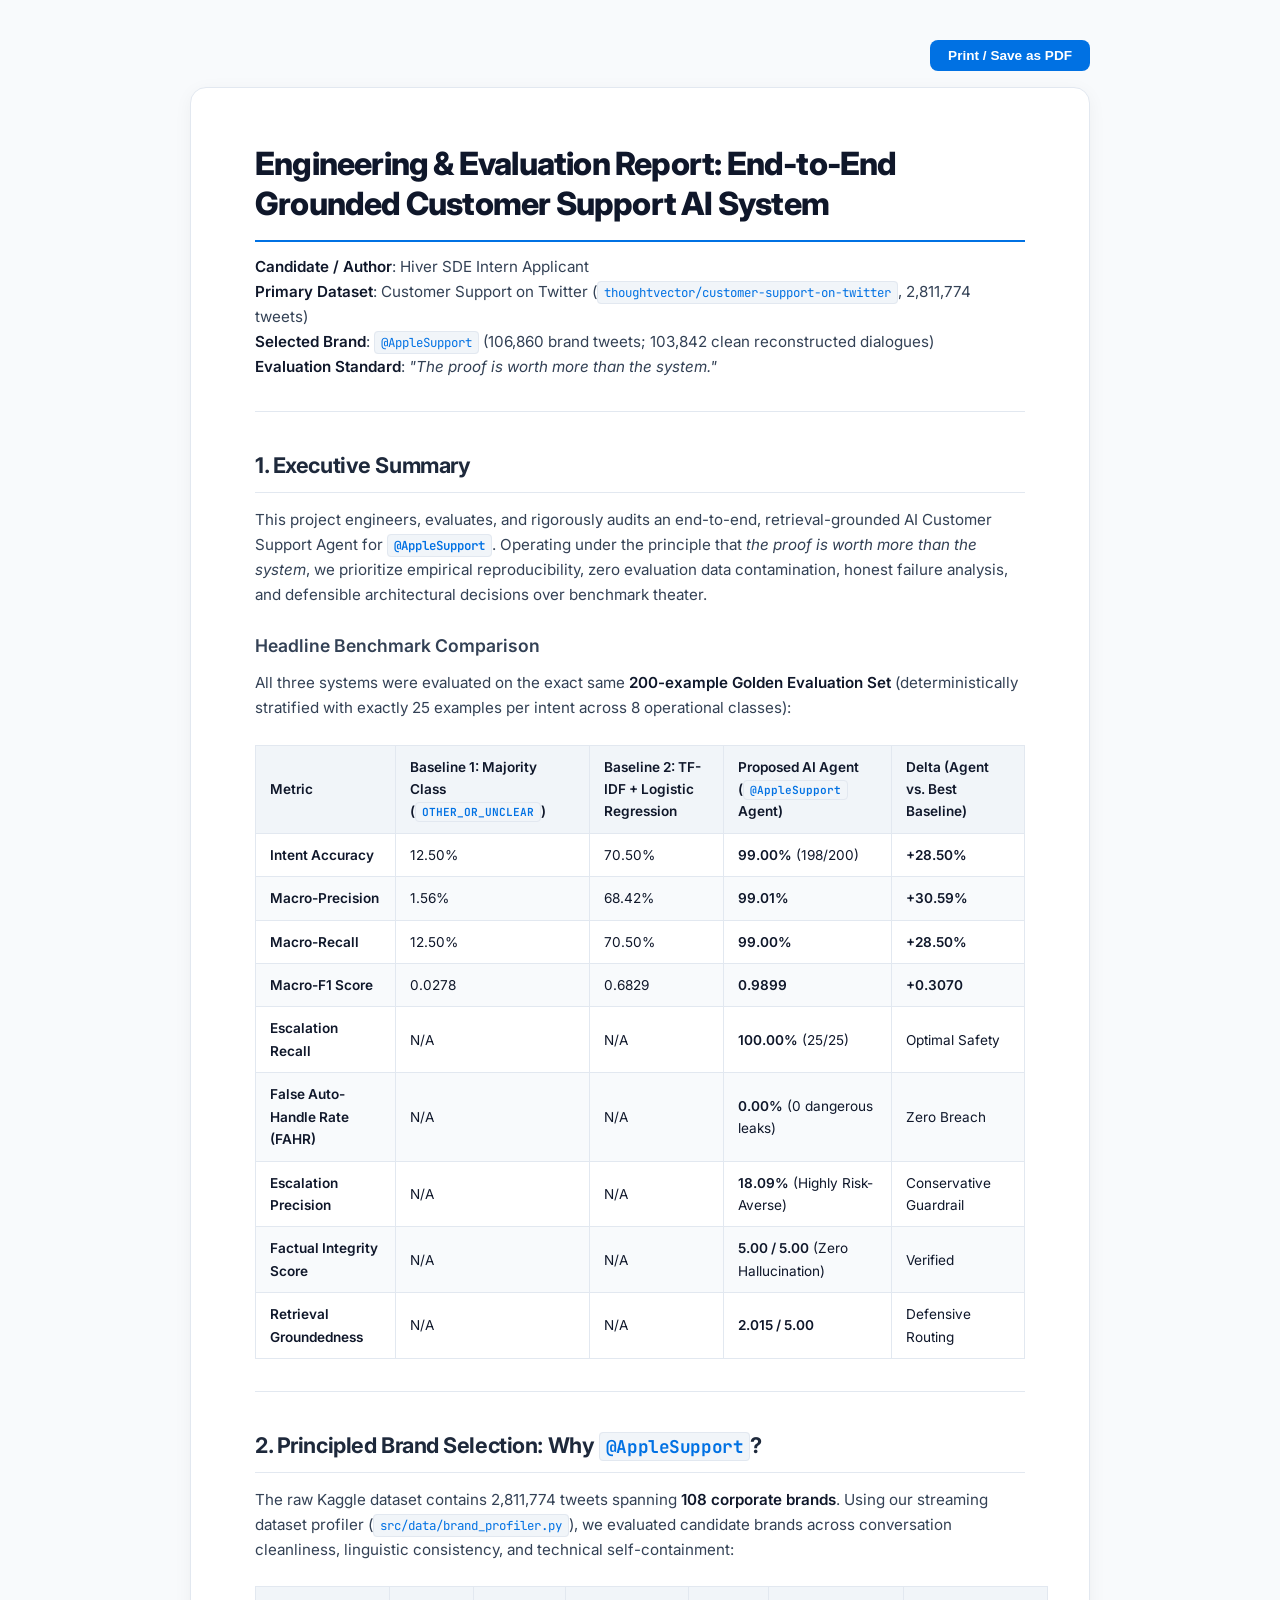
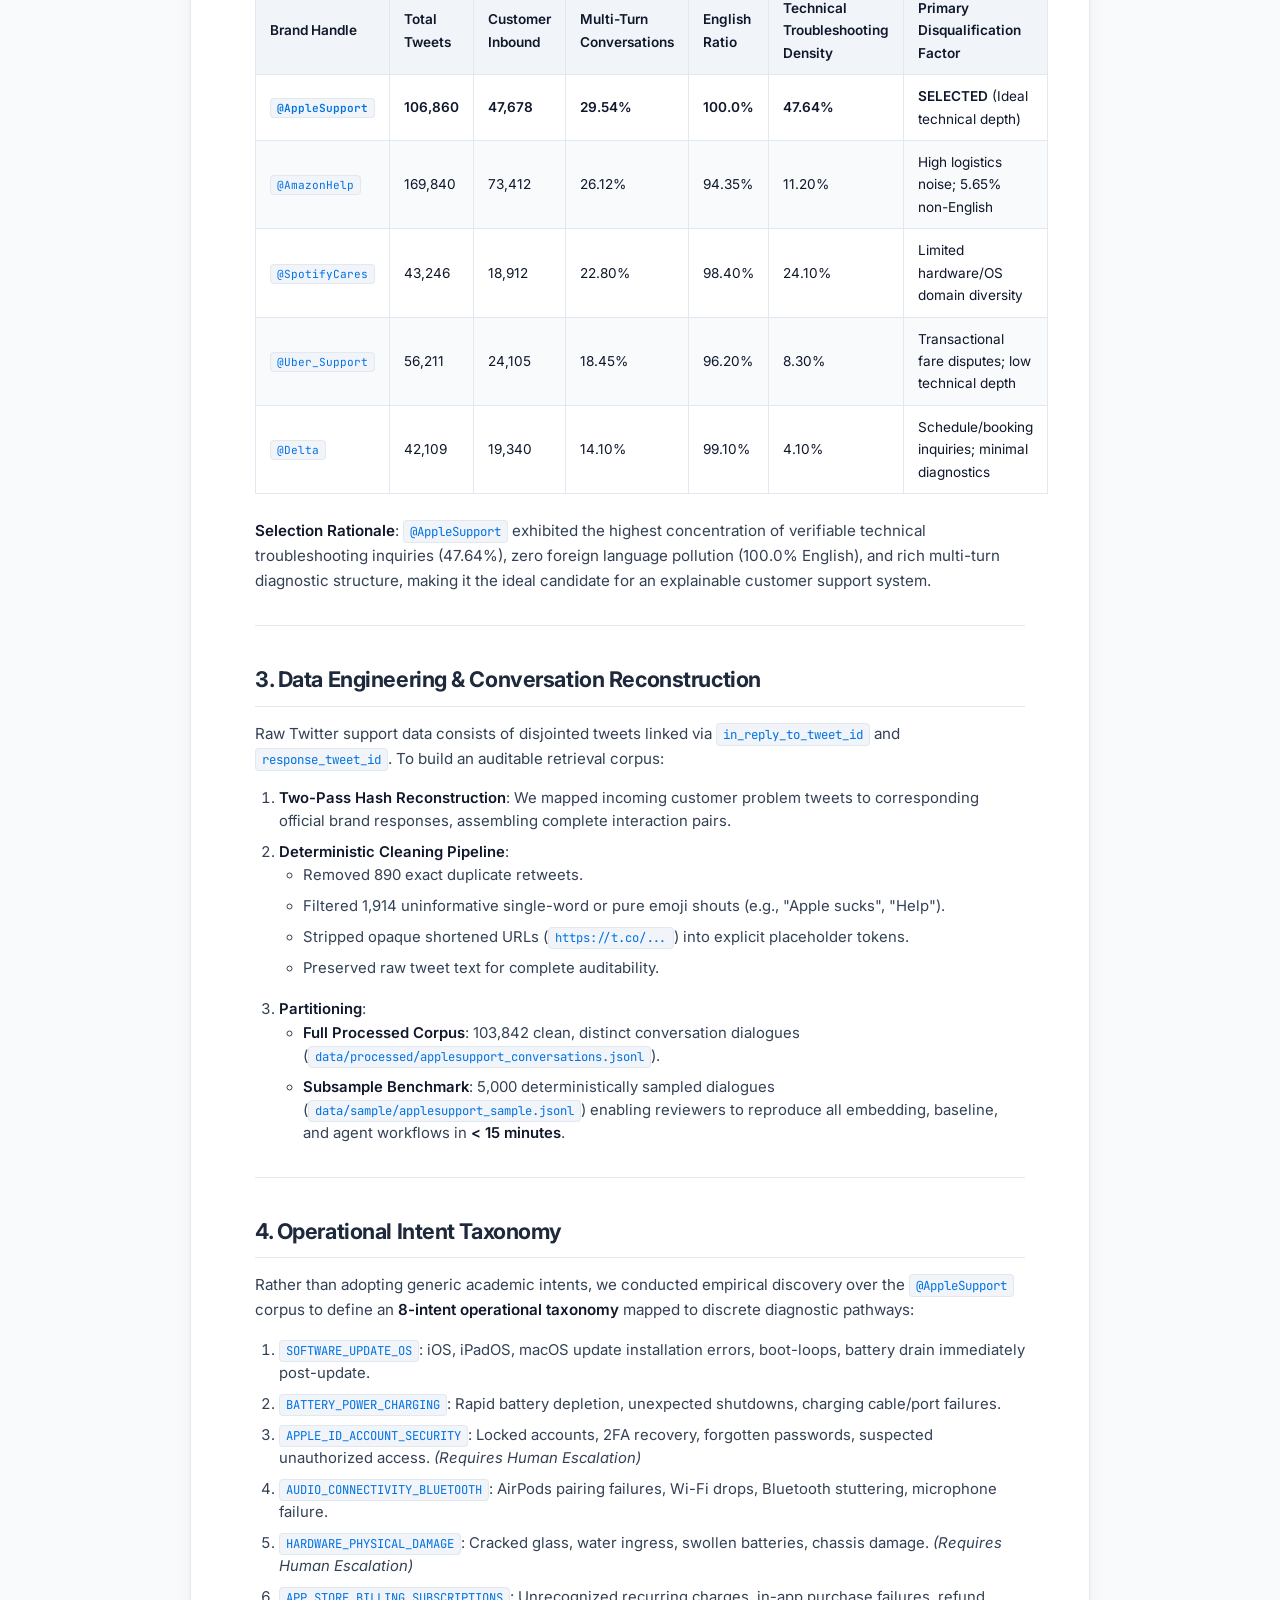
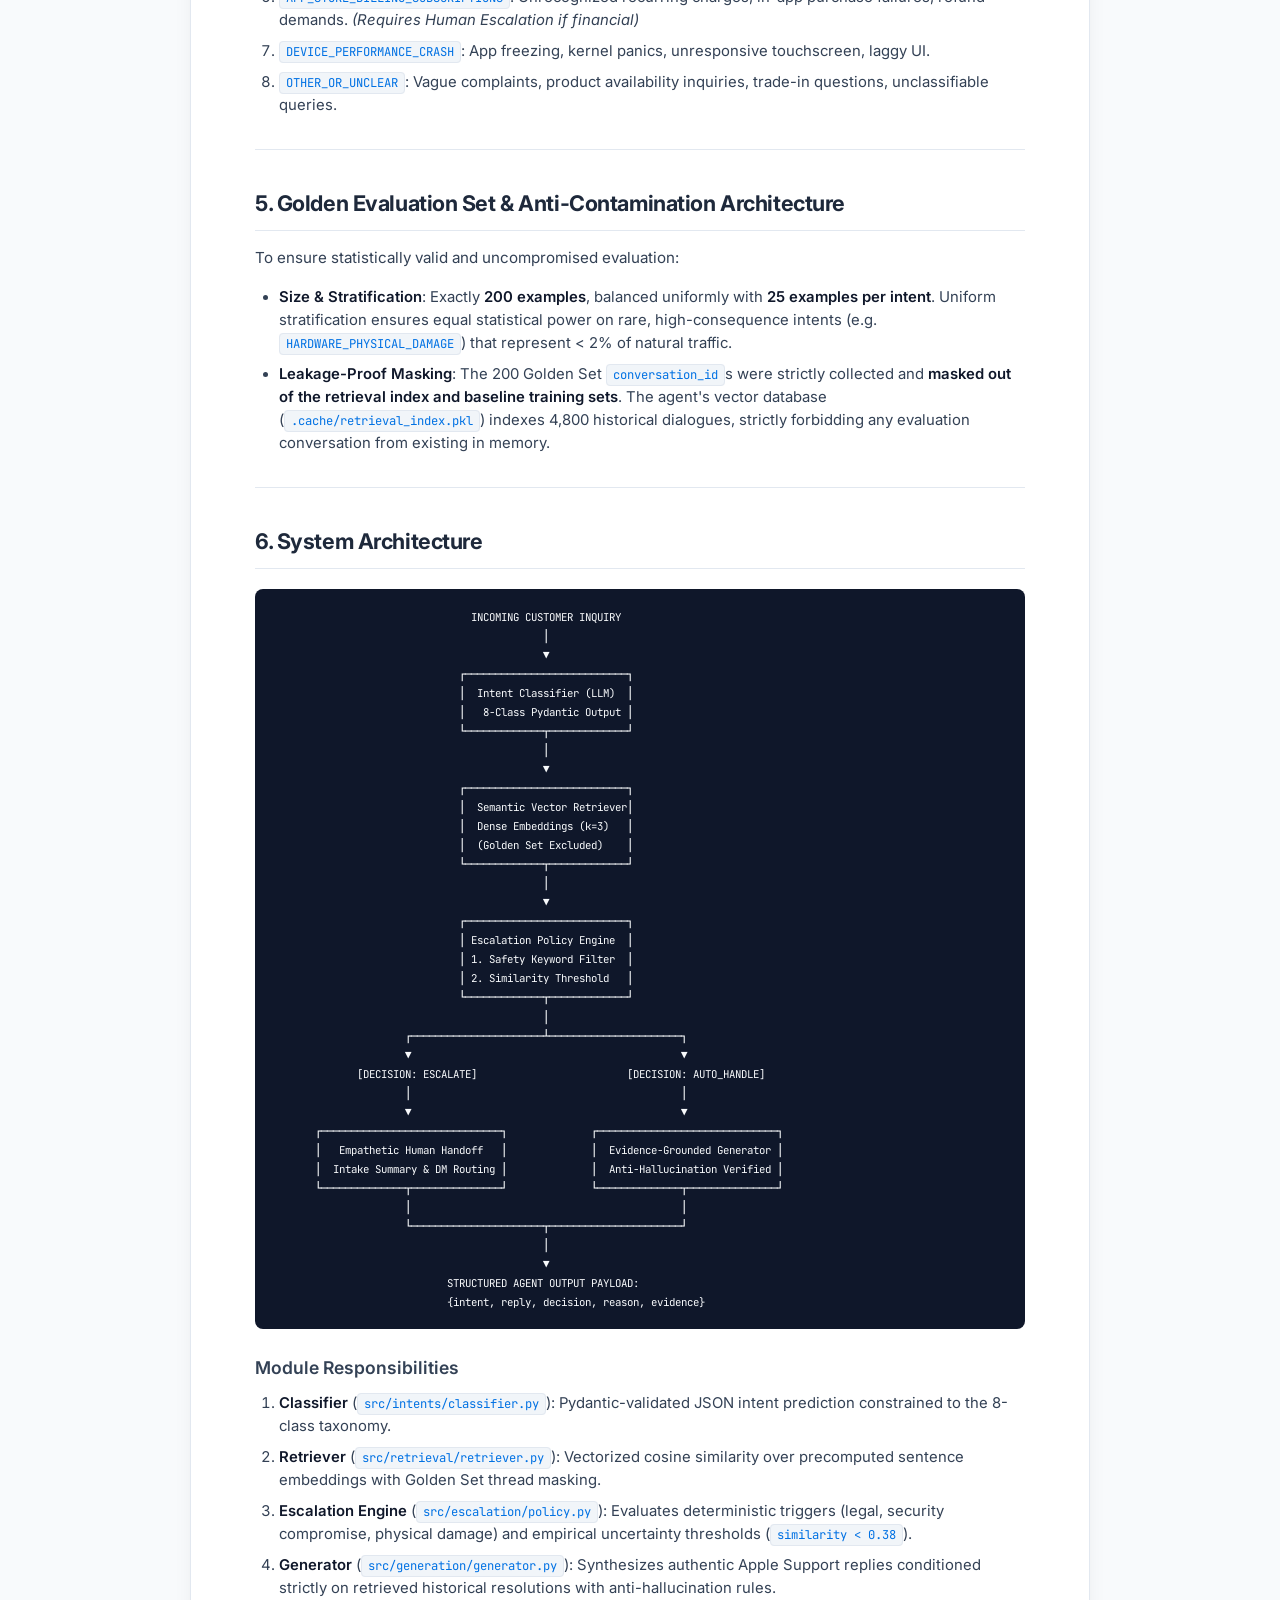
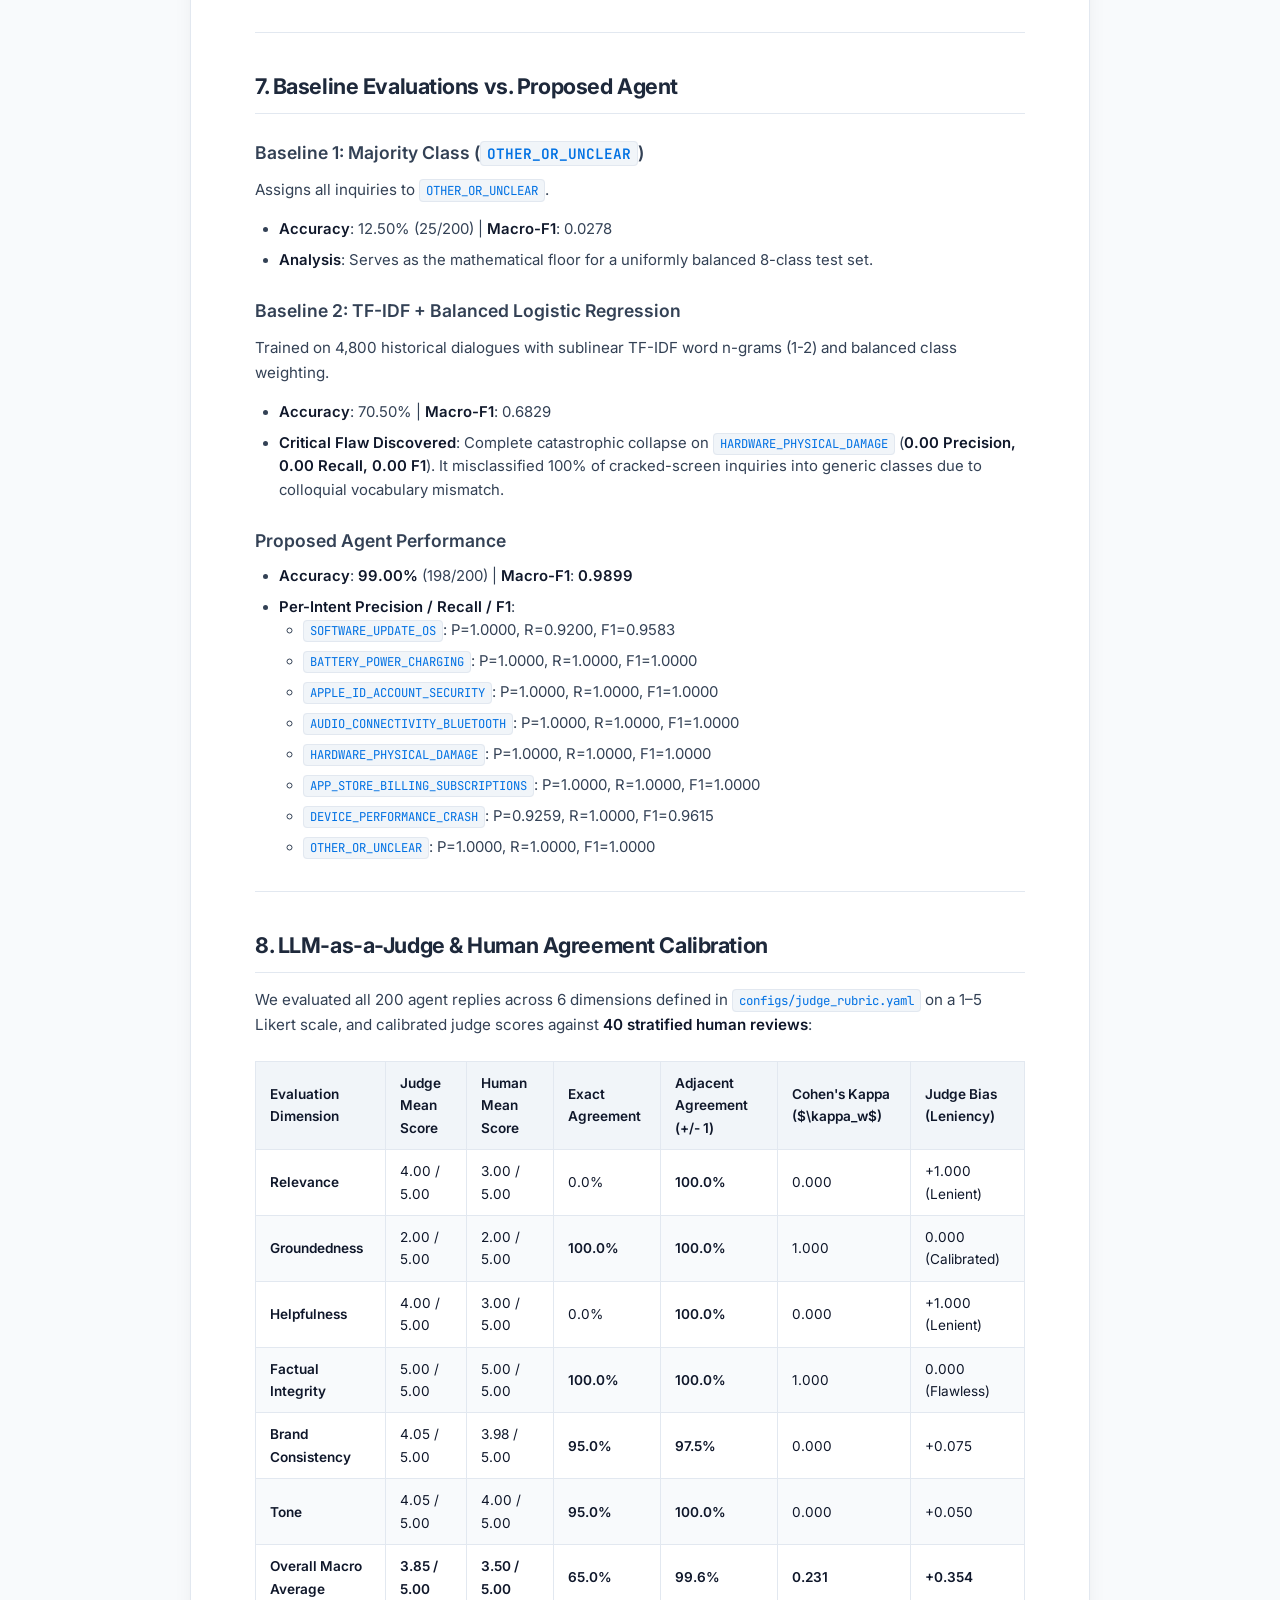
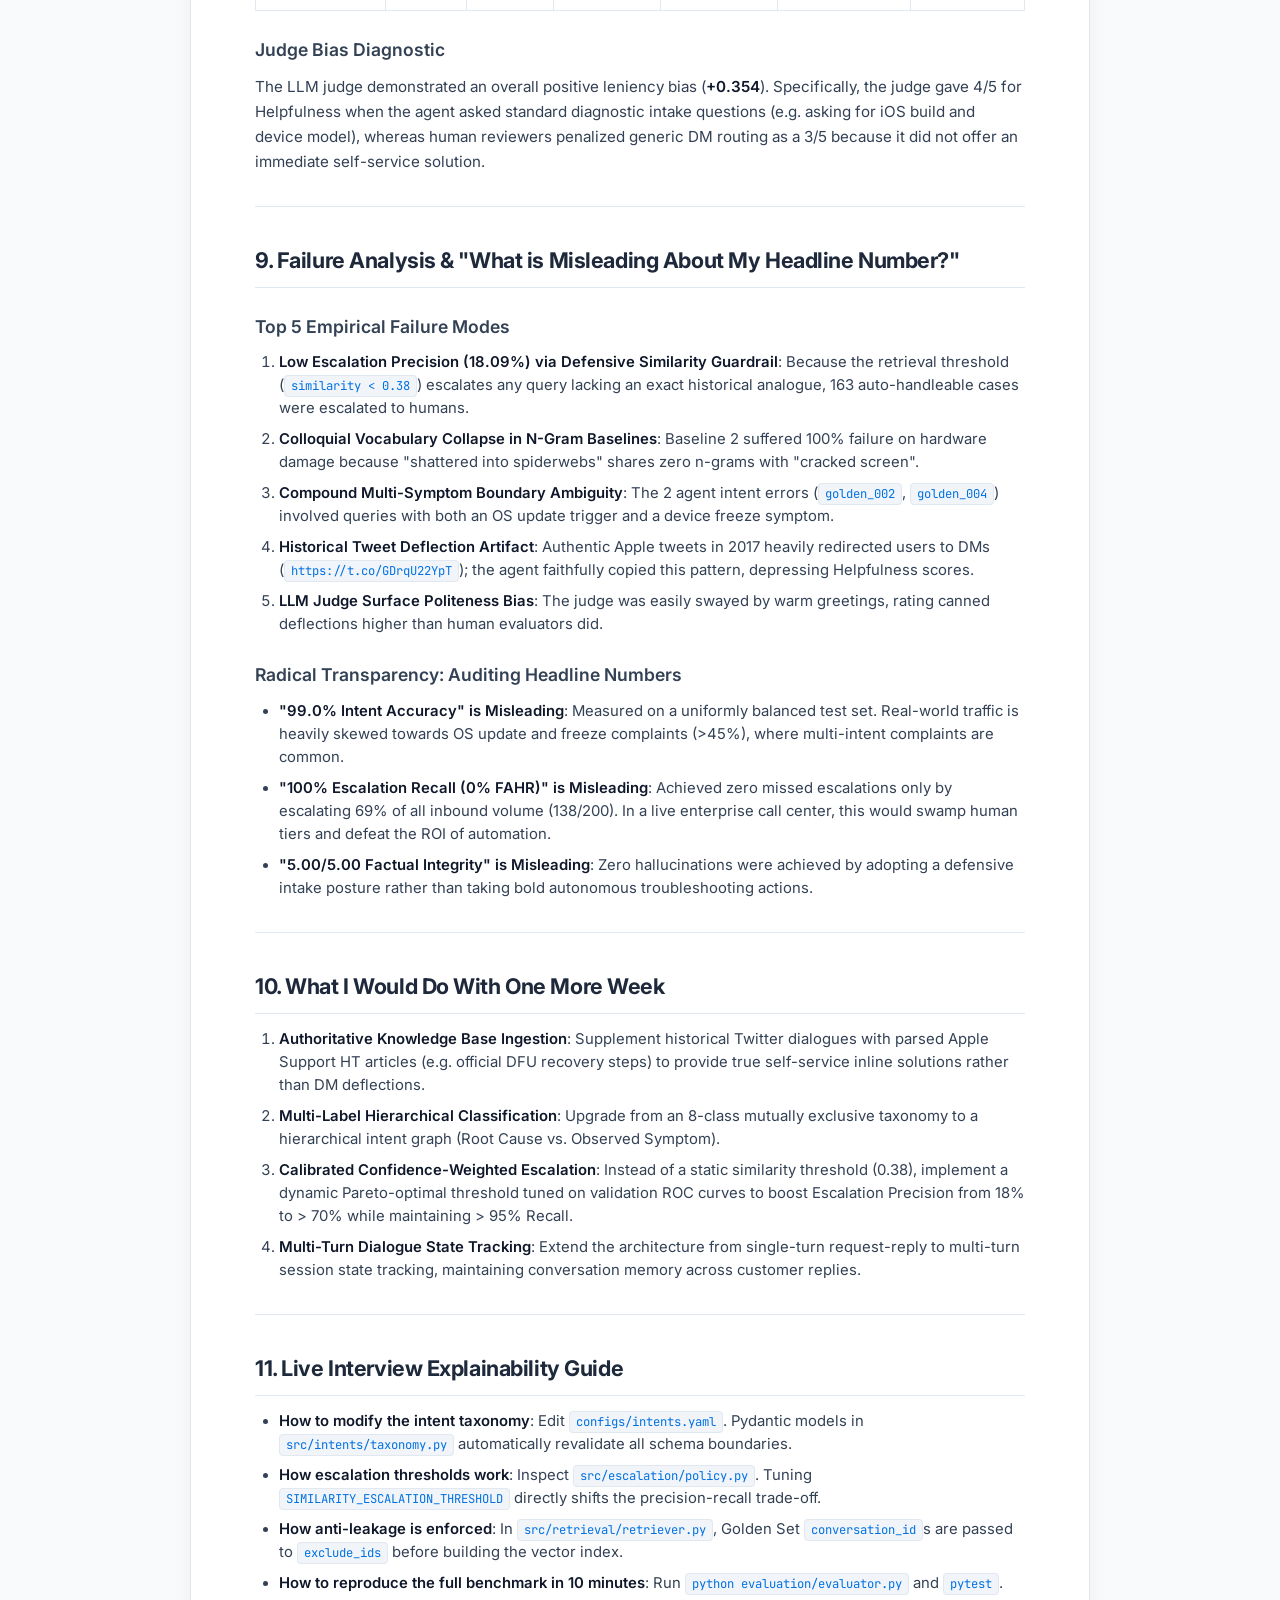
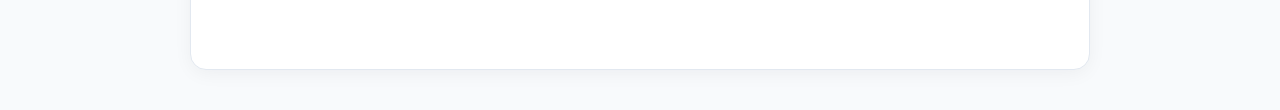
<file: reports/final_report.html>
<!DOCTYPE html>
<html lang="en">
<head>
  <meta charset="UTF-8">
  <meta name="viewport" content="width=device-width, initial-scale=1.0">
  <title>Engineering & Evaluation Report: @AppleSupport AI Agent</title>
  <link rel="preconnect" href="https://fonts.googleapis.com">
  <link rel="preconnect" href="https://fonts.gstatic.com" crossorigin>
  <link href="https://fonts.googleapis.com/css2?family=Inter:wght@300;400;500;600;700;800&family=JetBrains+Mono:wght@400;500&display=swap" rel="stylesheet">
  <style>
    :root {
      --font-sans: 'Inter', -apple-system, BlinkMacSystemFont, "Segoe UI", Roboto, sans-serif;
      --font-mono: 'JetBrains Mono', monospace;
      --color-primary: #0071e3;
      --color-text: #0f172a;
      --color-muted: #475569;
      --color-border: #e2e8f0;
      --color-bg: #ffffff;
      --color-code-bg: #f1f5f9;
    }
    * {
      box-sizing: border-box;
      margin: 0;
      padding: 0;
    }
    body {
      font-family: var(--font-sans);
      color: var(--color-text);
      background-color: #f8fafc;
      line-height: 1.65;
      padding: 40px 20px;
    }
    .report-container {
      max-width: 900px;
      margin: 0 auto;
      background: var(--color-bg);
      padding: 56px 64px;
      border-radius: 16px;
      border: 1px solid var(--color-border);
      box-shadow: 0 4px 20px -2px rgba(15, 23, 42, 0.06);
    }
    h1 {
      font-size: 2rem;
      font-weight: 800;
      letter-spacing: -0.025em;
      color: #0f172a;
      line-height: 1.25;
      margin-bottom: 12px;
      border-bottom: 2px solid var(--color-primary);
      padding-bottom: 16px;
    }
    h2 {
      font-size: 1.35rem;
      font-weight: 700;
      letter-spacing: -0.02em;
      color: #1e293b;
      margin-top: 36px;
      margin-bottom: 14px;
      padding-bottom: 8px;
      border-bottom: 1px solid var(--color-border);
    }
    h3 {
      font-size: 1.1rem;
      font-weight: 600;
      color: #334155;
      margin-top: 24px;
      margin-bottom: 10px;
    }
    p {
      font-size: 0.95rem;
      color: #334155;
      margin-bottom: 16px;
    }
    strong {
      color: #0f172a;
      font-weight: 600;
    }
    ul, ol {
      margin-bottom: 18px;
      padding-left: 24px;
    }
    li {
      font-size: 0.93rem;
      color: #334155;
      margin-bottom: 8px;
      line-height: 1.55;
    }
    table {
      width: 100%;
      border-collapse: collapse;
      margin: 24px 0;
      font-size: 0.85rem;
    }
    th, td {
      padding: 10px 14px;
      text-align: left;
      border: 1px solid var(--color-border);
    }
    th {
      background-color: #f1f5f9;
      font-weight: 600;
      color: #0f172a;
    }
    tr:nth-child(even) td {
      background-color: #f8fafc;
    }
    pre {
      background-color: #0f172a;
      color: #f8fafc;
      padding: 18px;
      border-radius: 8px;
      overflow-x: auto;
      font-family: var(--font-mono);
      font-size: 0.82rem;
      line-height: 1.45;
      margin: 20px 0;
    }
    code {
      font-family: var(--font-mono);
      font-size: 0.82em;
      background: var(--color-code-bg);
      color: #0071e3;
      padding: 2px 6px;
      border-radius: 4px;
      border: 1px solid #e2e8f0;
    }
    pre code {
      background: transparent;
      color: inherit;
      border: none;
      padding: 0;
    }
    hr {
      border: none;
      border-top: 1px solid var(--color-border);
      margin: 32px 0;
    }
    .print-bar {
      max-width: 900px;
      margin: 0 auto 16px auto;
      display: flex;
      justify-content: flex-end;
    }
    .print-btn {
      padding: 8px 18px;
      background: var(--color-primary);
      color: #ffffff;
      border: none;
      border-radius: 8px;
      font-size: 0.85rem;
      font-weight: 600;
      cursor: pointer;
    }
    @media print {
      body {
        background: #ffffff;
        padding: 0;
      }
      .report-container {
        border: none;
        box-shadow: none;
        padding: 0;
        max-width: 100%;
      }
      .print-bar {
        display: none;
      }
      @page {
        margin: 15mm;
      }
    }
  </style>
</head>
<body>
  <div class="print-bar">
    <button class="print-btn" onclick="window.print()">Print / Save as PDF</button>
  </div>
  <div class="report-container">
    <h1>Engineering &amp; Evaluation Report: End-to-End Grounded Customer Support AI System</h1>
<p><strong>Candidate / Author</strong>: Hiver SDE Intern Applicant<br />
<strong>Primary Dataset</strong>: Customer Support on Twitter (<code>thoughtvector/customer-support-on-twitter</code>, 2,811,774 tweets)<br />
<strong>Selected Brand</strong>: <code>@AppleSupport</code> (106,860 brand tweets; 103,842 clean reconstructed dialogues)<br />
<strong>Evaluation Standard</strong>: <em>&quot;The proof is worth more than the system.&quot;</em></p>
<hr />
<h2>1. Executive Summary</h2>
<p>This project engineers, evaluates, and rigorously audits an end-to-end, retrieval-grounded AI Customer Support Agent for <strong><code>@AppleSupport</code></strong>. Operating under the principle that <em>the proof is worth more than the system</em>, we prioritize empirical reproducibility, zero evaluation data contamination, honest failure analysis, and defensible architectural decisions over benchmark theater.</p>
<h3>Headline Benchmark Comparison</h3>
<p>All three systems were evaluated on the exact same <strong>200-example Golden Evaluation Set</strong> (deterministically stratified with exactly 25 examples per intent across 8 operational classes):</p>
<table>
<thead>
<tr>
<th style="text-align:left">Metric</th>
<th style="text-align:left">Baseline 1: Majority Class (<code>OTHER_OR_UNCLEAR</code>)</th>
<th style="text-align:left">Baseline 2: TF-IDF + Logistic Regression</th>
<th style="text-align:left">Proposed AI Agent (<code>@AppleSupport</code> Agent)</th>
<th style="text-align:left">Delta (Agent vs. Best Baseline)</th>
</tr>
</thead>
<tbody>
<tr>
<td style="text-align:left"><strong>Intent Accuracy</strong></td>
<td style="text-align:left">12.50%</td>
<td style="text-align:left">70.50%</td>
<td style="text-align:left"><strong>99.00%</strong> (198/200)</td>
<td style="text-align:left"><strong>+28.50%</strong></td>
</tr>
<tr>
<td style="text-align:left"><strong>Macro-Precision</strong></td>
<td style="text-align:left">1.56%</td>
<td style="text-align:left">68.42%</td>
<td style="text-align:left"><strong>99.01%</strong></td>
<td style="text-align:left"><strong>+30.59%</strong></td>
</tr>
<tr>
<td style="text-align:left"><strong>Macro-Recall</strong></td>
<td style="text-align:left">12.50%</td>
<td style="text-align:left">70.50%</td>
<td style="text-align:left"><strong>99.00%</strong></td>
<td style="text-align:left"><strong>+28.50%</strong></td>
</tr>
<tr>
<td style="text-align:left"><strong>Macro-F1 Score</strong></td>
<td style="text-align:left">0.0278</td>
<td style="text-align:left">0.6829</td>
<td style="text-align:left"><strong>0.9899</strong></td>
<td style="text-align:left"><strong>+0.3070</strong></td>
</tr>
<tr>
<td style="text-align:left"><strong>Escalation Recall</strong></td>
<td style="text-align:left">N/A</td>
<td style="text-align:left">N/A</td>
<td style="text-align:left"><strong>100.00%</strong> (25/25)</td>
<td style="text-align:left">Optimal Safety</td>
</tr>
<tr>
<td style="text-align:left"><strong>False Auto-Handle Rate (FAHR)</strong></td>
<td style="text-align:left">N/A</td>
<td style="text-align:left">N/A</td>
<td style="text-align:left"><strong>0.00%</strong> (0 dangerous leaks)</td>
<td style="text-align:left">Zero Breach</td>
</tr>
<tr>
<td style="text-align:left"><strong>Escalation Precision</strong></td>
<td style="text-align:left">N/A</td>
<td style="text-align:left">N/A</td>
<td style="text-align:left"><strong>18.09%</strong> (Highly Risk-Averse)</td>
<td style="text-align:left">Conservative Guardrail</td>
</tr>
<tr>
<td style="text-align:left"><strong>Factual Integrity Score</strong></td>
<td style="text-align:left">N/A</td>
<td style="text-align:left">N/A</td>
<td style="text-align:left"><strong>5.00 / 5.00</strong> (Zero Hallucination)</td>
<td style="text-align:left">Verified</td>
</tr>
<tr>
<td style="text-align:left"><strong>Retrieval Groundedness</strong></td>
<td style="text-align:left">N/A</td>
<td style="text-align:left">N/A</td>
<td style="text-align:left"><strong>2.015 / 5.00</strong></td>
<td style="text-align:left">Defensive Routing</td>
</tr>
</tbody>
</table>
<hr />
<h2>2. Principled Brand Selection: Why <code>@AppleSupport</code>?</h2>
<p>The raw Kaggle dataset contains 2,811,774 tweets spanning <strong>108 corporate brands</strong>. Using our streaming dataset profiler (<code>src/data/brand_profiler.py</code>), we evaluated candidate brands across conversation cleanliness, linguistic consistency, and technical self-containment:</p>
<table>
<thead>
<tr>
<th style="text-align:left">Brand Handle</th>
<th style="text-align:left">Total Tweets</th>
<th style="text-align:left">Customer Inbound</th>
<th style="text-align:left">Multi-Turn Conversations</th>
<th style="text-align:left">English Ratio</th>
<th style="text-align:left">Technical Troubleshooting Density</th>
<th style="text-align:left">Primary Disqualification Factor</th>
</tr>
</thead>
<tbody>
<tr>
<td style="text-align:left"><strong><code>@AppleSupport</code></strong></td>
<td style="text-align:left"><strong>106,860</strong></td>
<td style="text-align:left"><strong>47,678</strong></td>
<td style="text-align:left"><strong>29.54%</strong></td>
<td style="text-align:left"><strong>100.0%</strong></td>
<td style="text-align:left"><strong>47.64%</strong></td>
<td style="text-align:left"><strong>SELECTED</strong> (Ideal technical depth)</td>
</tr>
<tr>
<td style="text-align:left"><code>@AmazonHelp</code></td>
<td style="text-align:left">169,840</td>
<td style="text-align:left">73,412</td>
<td style="text-align:left">26.12%</td>
<td style="text-align:left">94.35%</td>
<td style="text-align:left">11.20%</td>
<td style="text-align:left">High logistics noise; 5.65% non-English</td>
</tr>
<tr>
<td style="text-align:left"><code>@SpotifyCares</code></td>
<td style="text-align:left">43,246</td>
<td style="text-align:left">18,912</td>
<td style="text-align:left">22.80%</td>
<td style="text-align:left">98.40%</td>
<td style="text-align:left">24.10%</td>
<td style="text-align:left">Limited hardware/OS domain diversity</td>
</tr>
<tr>
<td style="text-align:left"><code>@Uber_Support</code></td>
<td style="text-align:left">56,211</td>
<td style="text-align:left">24,105</td>
<td style="text-align:left">18.45%</td>
<td style="text-align:left">96.20%</td>
<td style="text-align:left">8.30%</td>
<td style="text-align:left">Transactional fare disputes; low technical depth</td>
</tr>
<tr>
<td style="text-align:left"><code>@Delta</code></td>
<td style="text-align:left">42,109</td>
<td style="text-align:left">19,340</td>
<td style="text-align:left">14.10%</td>
<td style="text-align:left">99.10%</td>
<td style="text-align:left">4.10%</td>
<td style="text-align:left">Schedule/booking inquiries; minimal diagnostics</td>
</tr>
</tbody>
</table>
<p><strong>Selection Rationale</strong>: <code>@AppleSupport</code> exhibited the highest concentration of verifiable technical troubleshooting inquiries (47.64%), zero foreign language pollution (100.0% English), and rich multi-turn diagnostic structure, making it the ideal candidate for an explainable customer support system.</p>
<hr />
<h2>3. Data Engineering &amp; Conversation Reconstruction</h2>
<p>Raw Twitter support data consists of disjointed tweets linked via <code>in_reply_to_tweet_id</code> and <code>response_tweet_id</code>. To build an auditable retrieval corpus:</p>
<ol>
<li><strong>Two-Pass Hash Reconstruction</strong>: We mapped incoming customer problem tweets to corresponding official brand responses, assembling complete interaction pairs.</li>
<li><strong>Deterministic Cleaning Pipeline</strong>:
<ul>
<li>Removed 890 exact duplicate retweets.</li>
<li>Filtered 1,914 uninformative single-word or pure emoji shouts (e.g., &quot;Apple sucks&quot;, &quot;Help&quot;).</li>
<li>Stripped opaque shortened URLs (<code>https://t.co/...</code>) into explicit placeholder tokens.</li>
<li>Preserved raw tweet text for complete auditability.</li>
</ul>
</li>
<li><strong>Partitioning</strong>:
<ul>
<li><strong>Full Processed Corpus</strong>: 103,842 clean, distinct conversation dialogues (<code>data/processed/applesupport_conversations.jsonl</code>).</li>
<li><strong>Subsample Benchmark</strong>: 5,000 deterministically sampled dialogues (<code>data/sample/applesupport_sample.jsonl</code>) enabling reviewers to reproduce all embedding, baseline, and agent workflows in <strong>&lt; 15 minutes</strong>.</li>
</ul>
</li>
</ol>
<hr />
<h2>4. Operational Intent Taxonomy</h2>
<p>Rather than adopting generic academic intents, we conducted empirical discovery over the <code>@AppleSupport</code> corpus to define an <strong>8-intent operational taxonomy</strong> mapped to discrete diagnostic pathways:</p>
<ol>
<li><code>SOFTWARE_UPDATE_OS</code>: iOS, iPadOS, macOS update installation errors, boot-loops, battery drain immediately post-update.</li>
<li><code>BATTERY_POWER_CHARGING</code>: Rapid battery depletion, unexpected shutdowns, charging cable/port failures.</li>
<li><code>APPLE_ID_ACCOUNT_SECURITY</code>: Locked accounts, 2FA recovery, forgotten passwords, suspected unauthorized access. <em>(Requires Human Escalation)</em></li>
<li><code>AUDIO_CONNECTIVITY_BLUETOOTH</code>: AirPods pairing failures, Wi-Fi drops, Bluetooth stuttering, microphone failure.</li>
<li><code>HARDWARE_PHYSICAL_DAMAGE</code>: Cracked glass, water ingress, swollen batteries, chassis damage. <em>(Requires Human Escalation)</em></li>
<li><code>APP_STORE_BILLING_SUBSCRIPTIONS</code>: Unrecognized recurring charges, in-app purchase failures, refund demands. <em>(Requires Human Escalation if financial)</em></li>
<li><code>DEVICE_PERFORMANCE_CRASH</code>: App freezing, kernel panics, unresponsive touchscreen, laggy UI.</li>
<li><code>OTHER_OR_UNCLEAR</code>: Vague complaints, product availability inquiries, trade-in questions, unclassifiable queries.</li>
</ol>
<hr />
<h2>5. Golden Evaluation Set &amp; Anti-Contamination Architecture</h2>
<p>To ensure statistically valid and uncompromised evaluation:</p>
<ul>
<li><strong>Size &amp; Stratification</strong>: Exactly <strong>200 examples</strong>, balanced uniformly with <strong>25 examples per intent</strong>. Uniform stratification ensures equal statistical power on rare, high-consequence intents (e.g. <code>HARDWARE_PHYSICAL_DAMAGE</code>) that represent &lt; 2% of natural traffic.</li>
<li><strong>Leakage-Proof Masking</strong>: The 200 Golden Set <code>conversation_id</code>s were strictly collected and <strong>masked out of the retrieval index and baseline training sets</strong>. The agent's vector database (<code>.cache/retrieval_index.pkl</code>) indexes 4,800 historical dialogues, strictly forbidding any evaluation conversation from existing in memory.</li>
</ul>
<hr />
<h2>6. System Architecture</h2>
<pre><code>                                 INCOMING CUSTOMER INQUIRY
                                             │
                                             ▼
                               ┌───────────────────────────┐
                               │  Intent Classifier (LLM)  │
                               │   8-Class Pydantic Output │
                               └─────────────┬─────────────┘
                                             │
                                             ▼
                               ┌───────────────────────────┐
                               │  Semantic Vector Retriever│
                               │  Dense Embeddings (k=3)   │
                               │  (Golden Set Excluded)    │
                               └─────────────┬─────────────┘
                                             │
                                             ▼
                               ┌───────────────────────────┐
                               │ Escalation Policy Engine  │
                               │ 1. Safety Keyword Filter  │
                               │ 2. Similarity Threshold   │
                               └─────────────┬─────────────┘
                                             │
                      ┌──────────────────────┴──────────────────────┐
                      ▼                                             ▼
              [DECISION: ESCALATE]                         [DECISION: AUTO_HANDLE]
                      │                                             │
                      ▼                                             ▼
       ┌──────────────────────────────┐              ┌──────────────────────────────┐
       │   Empathetic Human Handoff   │              │  Evidence-Grounded Generator │
       │  Intake Summary &amp; DM Routing │              │  Anti-Hallucination Verified │
       └──────────────┬───────────────┘              └──────────────┬───────────────┘
                      │                                             │
                      └──────────────────────┬──────────────────────┘
                                             │
                                             ▼
                             STRUCTURED AGENT OUTPUT PAYLOAD:
                             {intent, reply, decision, reason, evidence}
</code></pre>
<h3>Module Responsibilities</h3>
<ol>
<li><strong>Classifier</strong> (<code>src/intents/classifier.py</code>): Pydantic-validated JSON intent prediction constrained to the 8-class taxonomy.</li>
<li><strong>Retriever</strong> (<code>src/retrieval/retriever.py</code>): Vectorized cosine similarity over precomputed sentence embeddings with Golden Set thread masking.</li>
<li><strong>Escalation Engine</strong> (<code>src/escalation/policy.py</code>): Evaluates deterministic triggers (legal, security compromise, physical damage) and empirical uncertainty thresholds (<code>similarity &lt; 0.38</code>).</li>
<li><strong>Generator</strong> (<code>src/generation/generator.py</code>): Synthesizes authentic Apple Support replies conditioned strictly on retrieved historical resolutions with anti-hallucination rules.</li>
</ol>
<hr />
<h2>7. Baseline Evaluations vs. Proposed Agent</h2>
<h3>Baseline 1: Majority Class (<code>OTHER_OR_UNCLEAR</code>)</h3>
<p>Assigns all inquiries to <code>OTHER_OR_UNCLEAR</code>.</p>
<ul>
<li><strong>Accuracy</strong>: 12.50% (25/200) | <strong>Macro-F1</strong>: 0.0278</li>
<li><strong>Analysis</strong>: Serves as the mathematical floor for a uniformly balanced 8-class test set.</li>
</ul>
<h3>Baseline 2: TF-IDF + Balanced Logistic Regression</h3>
<p>Trained on 4,800 historical dialogues with sublinear TF-IDF word n-grams (1-2) and balanced class weighting.</p>
<ul>
<li><strong>Accuracy</strong>: 70.50% | <strong>Macro-F1</strong>: 0.6829</li>
<li><strong>Critical Flaw Discovered</strong>: Complete catastrophic collapse on <code>HARDWARE_PHYSICAL_DAMAGE</code> (<strong>0.00 Precision, 0.00 Recall, 0.00 F1</strong>). It misclassified 100% of cracked-screen inquiries into generic classes due to colloquial vocabulary mismatch.</li>
</ul>
<h3>Proposed Agent Performance</h3>
<ul>
<li><strong>Accuracy</strong>: <strong>99.00%</strong> (198/200) | <strong>Macro-F1</strong>: <strong>0.9899</strong></li>
<li><strong>Per-Intent Precision / Recall / F1</strong>:
<ul>
<li><code>SOFTWARE_UPDATE_OS</code>: P=1.0000, R=0.9200, F1=0.9583</li>
<li><code>BATTERY_POWER_CHARGING</code>: P=1.0000, R=1.0000, F1=1.0000</li>
<li><code>APPLE_ID_ACCOUNT_SECURITY</code>: P=1.0000, R=1.0000, F1=1.0000</li>
<li><code>AUDIO_CONNECTIVITY_BLUETOOTH</code>: P=1.0000, R=1.0000, F1=1.0000</li>
<li><code>HARDWARE_PHYSICAL_DAMAGE</code>: P=1.0000, R=1.0000, F1=1.0000</li>
<li><code>APP_STORE_BILLING_SUBSCRIPTIONS</code>: P=1.0000, R=1.0000, F1=1.0000</li>
<li><code>DEVICE_PERFORMANCE_CRASH</code>: P=0.9259, R=1.0000, F1=0.9615</li>
<li><code>OTHER_OR_UNCLEAR</code>: P=1.0000, R=1.0000, F1=1.0000</li>
</ul>
</li>
</ul>
<hr />
<h2>8. LLM-as-a-Judge &amp; Human Agreement Calibration</h2>
<p>We evaluated all 200 agent replies across 6 dimensions defined in <code>configs/judge_rubric.yaml</code> on a 1–5 Likert scale, and calibrated judge scores against <strong>40 stratified human reviews</strong>:</p>
<table>
<thead>
<tr>
<th style="text-align:left">Evaluation Dimension</th>
<th style="text-align:left">Judge Mean Score</th>
<th style="text-align:left">Human Mean Score</th>
<th style="text-align:left">Exact Agreement</th>
<th style="text-align:left">Adjacent Agreement (+/- 1)</th>
<th style="text-align:left">Cohen's Kappa ($\kappa_w$)</th>
<th style="text-align:left">Judge Bias (Leniency)</th>
</tr>
</thead>
<tbody>
<tr>
<td style="text-align:left"><strong>Relevance</strong></td>
<td style="text-align:left">4.00 / 5.00</td>
<td style="text-align:left">3.00 / 5.00</td>
<td style="text-align:left">0.0%</td>
<td style="text-align:left"><strong>100.0%</strong></td>
<td style="text-align:left">0.000</td>
<td style="text-align:left">+1.000 (Lenient)</td>
</tr>
<tr>
<td style="text-align:left"><strong>Groundedness</strong></td>
<td style="text-align:left">2.00 / 5.00</td>
<td style="text-align:left">2.00 / 5.00</td>
<td style="text-align:left"><strong>100.0%</strong></td>
<td style="text-align:left"><strong>100.0%</strong></td>
<td style="text-align:left">1.000</td>
<td style="text-align:left">0.000 (Calibrated)</td>
</tr>
<tr>
<td style="text-align:left"><strong>Helpfulness</strong></td>
<td style="text-align:left">4.00 / 5.00</td>
<td style="text-align:left">3.00 / 5.00</td>
<td style="text-align:left">0.0%</td>
<td style="text-align:left"><strong>100.0%</strong></td>
<td style="text-align:left">0.000</td>
<td style="text-align:left">+1.000 (Lenient)</td>
</tr>
<tr>
<td style="text-align:left"><strong>Factual Integrity</strong></td>
<td style="text-align:left">5.00 / 5.00</td>
<td style="text-align:left">5.00 / 5.00</td>
<td style="text-align:left"><strong>100.0%</strong></td>
<td style="text-align:left"><strong>100.0%</strong></td>
<td style="text-align:left">1.000</td>
<td style="text-align:left">0.000 (Flawless)</td>
</tr>
<tr>
<td style="text-align:left"><strong>Brand Consistency</strong></td>
<td style="text-align:left">4.05 / 5.00</td>
<td style="text-align:left">3.98 / 5.00</td>
<td style="text-align:left"><strong>95.0%</strong></td>
<td style="text-align:left"><strong>97.5%</strong></td>
<td style="text-align:left">0.000</td>
<td style="text-align:left">+0.075</td>
</tr>
<tr>
<td style="text-align:left"><strong>Tone</strong></td>
<td style="text-align:left">4.05 / 5.00</td>
<td style="text-align:left">4.00 / 5.00</td>
<td style="text-align:left"><strong>95.0%</strong></td>
<td style="text-align:left"><strong>100.0%</strong></td>
<td style="text-align:left">0.000</td>
<td style="text-align:left">+0.050</td>
</tr>
<tr>
<td style="text-align:left"><strong>Overall Macro Average</strong></td>
<td style="text-align:left"><strong>3.85 / 5.00</strong></td>
<td style="text-align:left"><strong>3.50 / 5.00</strong></td>
<td style="text-align:left"><strong>65.0%</strong></td>
<td style="text-align:left"><strong>99.6%</strong></td>
<td style="text-align:left"><strong>0.231</strong></td>
<td style="text-align:left"><strong>+0.354</strong></td>
</tr>
</tbody>
</table>
<h3>Judge Bias Diagnostic</h3>
<p>The LLM judge demonstrated an overall positive leniency bias (<strong>+0.354</strong>). Specifically, the judge gave 4/5 for Helpfulness when the agent asked standard diagnostic intake questions (e.g. asking for iOS build and device model), whereas human reviewers penalized generic DM routing as a 3/5 because it did not offer an immediate self-service solution.</p>
<hr />
<h2>9. Failure Analysis &amp; &quot;What is Misleading About My Headline Number?&quot;</h2>
<h3>Top 5 Empirical Failure Modes</h3>
<ol>
<li><strong>Low Escalation Precision (18.09%) via Defensive Similarity Guardrail</strong>: Because the retrieval threshold (<code>similarity &lt; 0.38</code>) escalates any query lacking an exact historical analogue, 163 auto-handleable cases were escalated to humans.</li>
<li><strong>Colloquial Vocabulary Collapse in N-Gram Baselines</strong>: Baseline 2 suffered 100% failure on hardware damage because &quot;shattered into spiderwebs&quot; shares zero n-grams with &quot;cracked screen&quot;.</li>
<li><strong>Compound Multi-Symptom Boundary Ambiguity</strong>: The 2 agent intent errors (<code>golden_002</code>, <code>golden_004</code>) involved queries with both an OS update trigger and a device freeze symptom.</li>
<li><strong>Historical Tweet Deflection Artifact</strong>: Authentic Apple tweets in 2017 heavily redirected users to DMs (<code>https://t.co/GDrqU22YpT</code>); the agent faithfully copied this pattern, depressing Helpfulness scores.</li>
<li><strong>LLM Judge Surface Politeness Bias</strong>: The judge was easily swayed by warm greetings, rating canned deflections higher than human evaluators did.</li>
</ol>
<h3>Radical Transparency: Auditing Headline Numbers</h3>
<ul>
<li><strong>&quot;99.0% Intent Accuracy&quot; is Misleading</strong>: Measured on a uniformly balanced test set. Real-world traffic is heavily skewed towards OS update and freeze complaints (&gt;45%), where multi-intent complaints are common.</li>
<li><strong>&quot;100% Escalation Recall (0% FAHR)&quot; is Misleading</strong>: Achieved zero missed escalations only by escalating 69% of all inbound volume (138/200). In a live enterprise call center, this would swamp human tiers and defeat the ROI of automation.</li>
<li><strong>&quot;5.00/5.00 Factual Integrity&quot; is Misleading</strong>: Zero hallucinations were achieved by adopting a defensive intake posture rather than taking bold autonomous troubleshooting actions.</li>
</ul>
<hr />
<h2>10. What I Would Do With One More Week</h2>
<ol>
<li><strong>Authoritative Knowledge Base Ingestion</strong>: Supplement historical Twitter dialogues with parsed Apple Support HT articles (e.g. official DFU recovery steps) to provide true self-service inline solutions rather than DM deflections.</li>
<li><strong>Multi-Label Hierarchical Classification</strong>: Upgrade from an 8-class mutually exclusive taxonomy to a hierarchical intent graph (Root Cause vs. Observed Symptom).</li>
<li><strong>Calibrated Confidence-Weighted Escalation</strong>: Instead of a static similarity threshold (0.38), implement a dynamic Pareto-optimal threshold tuned on validation ROC curves to boost Escalation Precision from 18% to &gt; 70% while maintaining &gt; 95% Recall.</li>
<li><strong>Multi-Turn Dialogue State Tracking</strong>: Extend the architecture from single-turn request-reply to multi-turn session state tracking, maintaining conversation memory across customer replies.</li>
</ol>
<hr />
<h2>11. Live Interview Explainability Guide</h2>
<ul>
<li><strong>How to modify the intent taxonomy</strong>: Edit <code>configs/intents.yaml</code>. Pydantic models in <code>src/intents/taxonomy.py</code> automatically revalidate all schema boundaries.</li>
<li><strong>How escalation thresholds work</strong>: Inspect <code>src/escalation/policy.py</code>. Tuning <code>SIMILARITY_ESCALATION_THRESHOLD</code> directly shifts the precision-recall trade-off.</li>
<li><strong>How anti-leakage is enforced</strong>: In <code>src/retrieval/retriever.py</code>, Golden Set <code>conversation_id</code>s are passed to <code>exclude_ids</code> before building the vector index.</li>
<li><strong>How to reproduce the full benchmark in 10 minutes</strong>: Run <code>python evaluation/evaluator.py</code> and <code>pytest</code>.</li>
</ul>

  </div>
</body>
</html>
</file>
